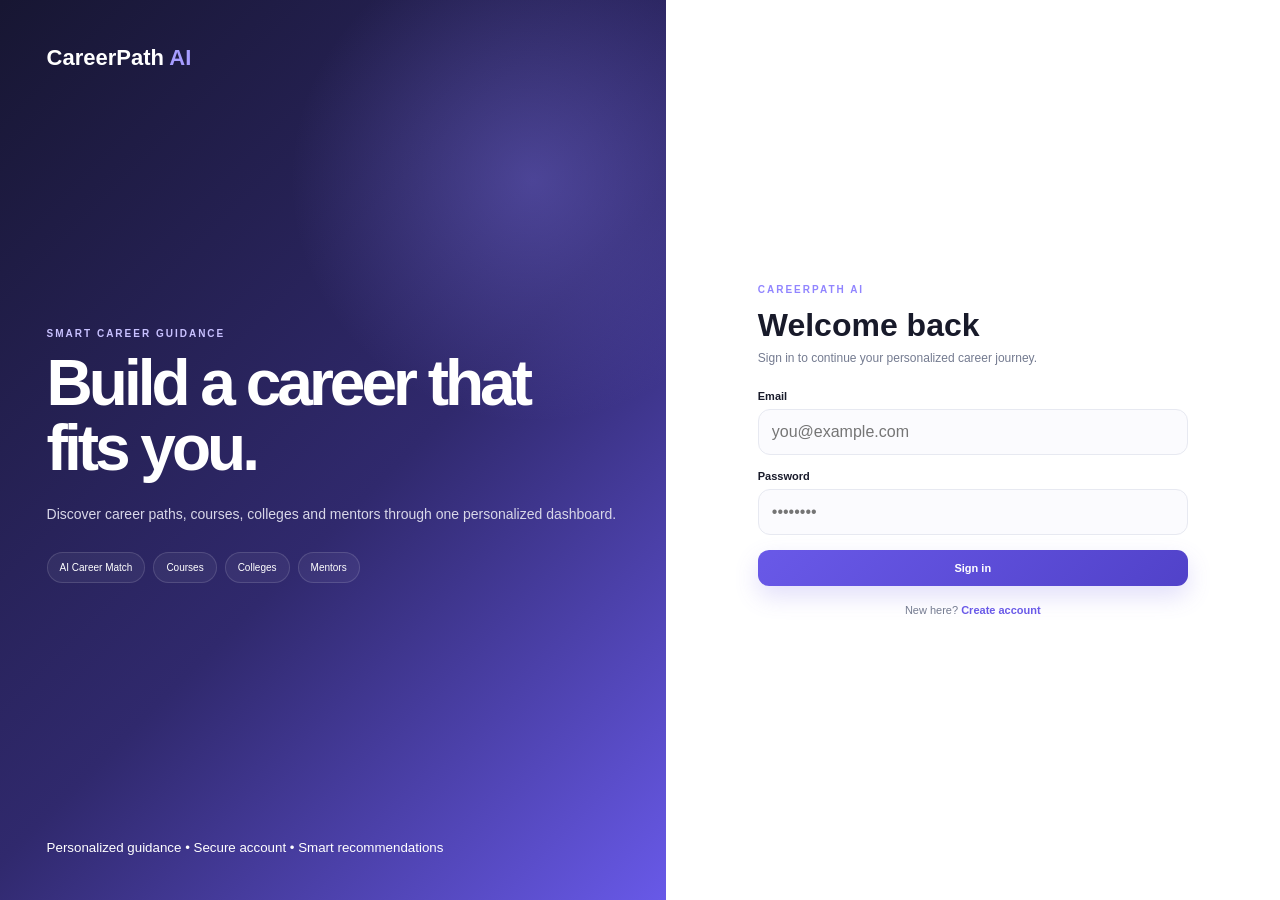
<file: Frontend/index.html>
<!doctype html>
<html lang="en">
<head>
<meta charset="utf-8"><meta name="viewport" content="width=device-width,initial-scale=1">
<title>CareerPath AI</title>
<link rel="stylesheet" href="css/style.css">
<script>
if(location.protocol==="file:") location.replace("http://localhost:5050/");
</script>
</head>
<body>
<div id="auth" class="auth">
<section class="auth-left">
<div class="logo">CareerPath <span>AI</span></div>
<div class="auth-copy"><div class="eyebrow">SMART CAREER GUIDANCE</div><h1>Build a career that fits you.</h1><p>Discover career paths, courses, colleges and mentors through one personalized dashboard.</p><div class="pills"><span>AI Career Match</span><span>Courses</span><span>Colleges</span><span>Mentors</span></div></div>
<small>Personalized guidance • Secure account • Smart recommendations</small>
</section>
<section class="auth-right"><div class="auth-box">
<div class="eyebrow">CAREERPATH AI</div><h2 id="authTitle">Welcome back</h2><p id="authSub">Sign in to continue your personalized career journey.</p>
<div id="authMsg" class="msg hidden"></div>
<form id="loginForm"><div class="field"><label>Email</label><input id="loginEmail" type="email" required placeholder="you@example.com"></div><div class="field"><label>Password</label><input id="loginPassword" type="password" required placeholder="••••••••"></div><button class="btn btn-primary">Sign in</button><div class="switch">New here? <a id="loginSwitch">Create account</a></div></form>
<form id="registerForm" class="hidden"><div class="field"><label>Full name</label><input id="regName" required placeholder="Your name"></div><div class="field"><label>Email</label><input id="regEmail" type="email" required placeholder="you@example.com"></div><div class="field"><label>Password</label><input id="regPassword" type="password" minlength="6" required placeholder="Minimum 6 characters"></div><button class="btn btn-primary">Create account</button><div class="switch">Already have an account? <a id="registerSwitch">Sign in</a></div></form>
</div></section>
</div>

<div id="app" class="app hidden">
<aside class="side"><div class="logo">CareerPath <span>AI</span></div><div class="mini"><div class="avatar" id="avatar">U</div><div><strong id="userName">Student</strong><small>Career Explorer</small></div></div>
<nav class="nav">
<button data-section="dashboard" class="active"><span>⌂</span>Dashboard</button>
<button data-section="profile"><span>◉</span>My Profile</button>
<button data-section="careers"><span>✦</span>AI Careers</button>
<button data-section="courses"><span>▣</span>Courses</button>
<button data-section="colleges"><span>🎓</span>Colleges</button>
<button data-section="mentors"><span>♙</span>Mentors</button>
<button data-section="notifications"><span>♢</span>Notifications</button>
</nav><button id="logout" class="btn btn-light logout">Log out</button></aside>
<main class="main"><header class="top"><div><small>CAREER GUIDANCE PORTAL</small><h2 id="pageTitle">Dashboard</h2></div><div class="avatar" id="topAvatar">CP</div></header><div class="content">
<section id="section-dashboard" class="section"><div class="hero"><div><div class="eyebrow">YOUR NEXT STEP</div><h1>Welcome, <span id="welcomeName">there</span>.</h1><p id="profileHint">Complete your profile for better AI matches.</p><button class="btn btn-light" onclick="nav('careers')">Explore careers</button></div><div class="orb"><div>✦</div></div></div>
<div class="stats"><div class="stat"><small>Profile completion</small><strong id="completion">0%</strong><div style="height:5px;background:#eee;border-radius:5px"><i id="completionBar" style="display:block;width:0;height:100%;background:#6959e8;border-radius:5px"></i></div></div><div class="stat"><small>Career paths</small><strong>AI</strong><small>Personalized</small></div><div class="stat"><small>Learning</small><strong>5+</strong><small>Courses available</small></div><div class="stat"><small>Mentors</small><strong>3</strong><small>Experts available</small></div></div>
<div class="section-title"><h3>What you can explore</h3></div><div class="grid"><article class="card"><div class="icon">✦</div><h4>AI Career Match</h4><p class="muted">Get career recommendations based on your skills, interests and goals.</p><button class="btn btn-light" onclick="nav('careers')">Explore</button></article><article class="card"><div class="icon">📚</div><h4>Courses</h4><p class="muted">Find practical courses to build the skills your target career needs.</p><button class="btn btn-light" onclick="nav('courses')">Browse</button></article><article class="card"><div class="icon">♙</div><h4>Mentors</h4><p class="muted">Connect with professionals for guidance and career conversations.</p><button class="btn btn-light" onclick="nav('mentors')">Meet mentors</button></article></div></section>

<section id="section-profile" class="section hidden"><div class="page-title"><h1>My Profile</h1><p>Keep your career profile updated for better recommendations.</p></div><form id="profileForm" class="panel form"><div class="form-grid">
<div class="field"><label>Name</label><input id="p_name"></div><div class="field"><label>Education</label><input id="p_education"></div><div class="field"><label>College</label><input id="p_college"></div><div class="field"><label>Preferred location</label><input id="p_preferredLocation"></div><div class="field full"><label>Skills</label><textarea id="p_skills" rows="3" placeholder="Python, Java, SQL..."></textarea></div><div class="field full"><label>Interests</label><textarea id="p_interests" rows="3"></textarea></div><div class="field full"><label>Career goal</label><textarea id="p_careerGoal" rows="3"></textarea></div></div><button class="btn btn-primary">Save profile</button></form></section>

<section id="section-careers" class="section hidden"><div class="page-title"><h1>AI Career Match</h1><p>Recommendations generated from your profile.</p></div><div id="careerGrid" class="grid"></div></section>
<section id="section-courses" class="section hidden"><div class="page-title"><h1>Courses</h1><p>Learning paths to help you grow.</p></div><div id="courseGrid" class="grid"></div></section>
<section id="section-colleges" class="section hidden"><div class="page-title"><h1>Colleges</h1><p>Explore institutions and programs.</p></div><div id="collegeGrid" class="grid"></div></section>
<section id="section-mentors" class="section hidden"><div class="page-title"><h1>Mentors</h1><p>Connect with available career professionals.</p></div><div id="mentorGrid" class="grid"></div></section>
<section id="section-notifications" class="section hidden"><div class="page-title"><h1>Notifications</h1><p>Your latest account and mentor updates.</p></div><div id="notificationList" class="grid"></div></section>
</div></main></div>
<script src="js/api.js"></script><script src="js/app.js"></script>
</body></html>
</file>
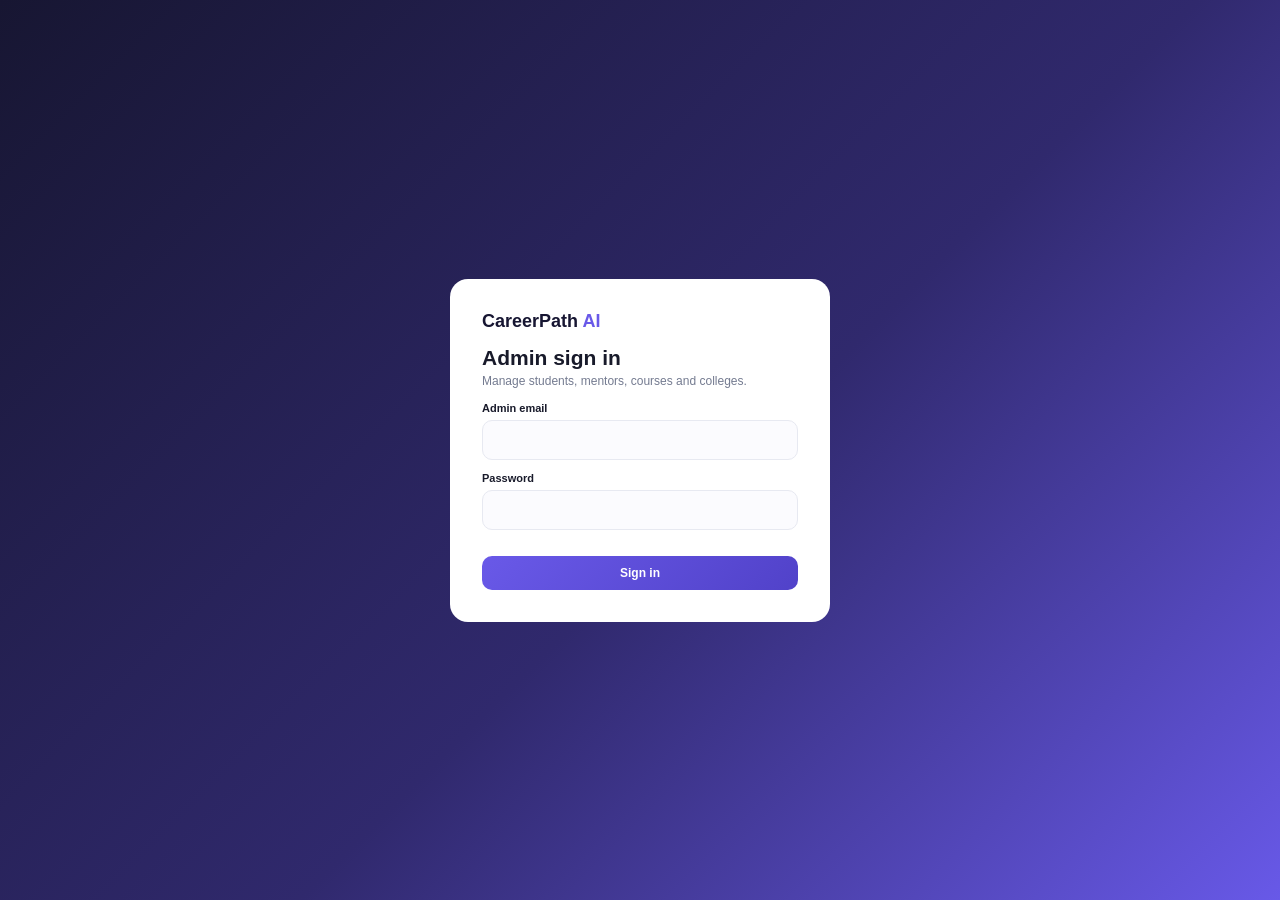
<file: Frontend/admin.html>
<!doctype html>
<html lang="en">
<head>
<meta charset="utf-8">
<meta name="viewport" content="width=device-width,initial-scale=1">
<title>Admin — CareerPath AI</title>
<style>
:root{--bg:#f6f7fb;--card:#fff;--text:#181a2a;--muted:#747b90;--line:#e7e9f1;--p:#6959e8;--p2:#5142c9;--dark:#171632}
*{box-sizing:border-box}body{margin:0;font:14px Inter,"Segoe UI",Arial,sans-serif;background:var(--bg);color:var(--text)}
.hidden{display:none!important}
#loginView{min-height:100vh;display:grid;place-items:center;background:linear-gradient(135deg,#171632,#30296d 55%,#6859e8)}
.box{background:#fff;padding:32px;border-radius:18px;width:min(380px,92vw)}
.box h2{margin:0 0 4px}.sub{color:var(--muted);font-size:12px;margin:0 0 14px}
label{display:block;font-size:11px;font-weight:800;margin:12px 0 6px}
input,textarea,select{width:100%;padding:11px;border:1px solid var(--line);border-radius:10px;background:#fbfbfe;font:inherit}
input:focus,textarea:focus,select:focus{outline:2px solid #8175ef55;border-color:#8175ef}
textarea{min-height:80px}
.btn{border:0;border-radius:10px;padding:10px 14px;font-weight:800;font-size:12px;cursor:pointer;background:#f0efff;color:#5951dc}
.btn.p{color:#fff;background:linear-gradient(135deg,var(--p),var(--p2))}
.btn.d{background:#fff0f3;color:#b62c48}.btn.g{background:#ebfbf5;color:#16835f}
.box .btn{width:100%;margin-top:16px}
.err{color:#b62c48;font-size:12px;margin-top:10px}
#appView{display:grid;grid-template-columns:230px 1fr;min-height:100vh}
aside{background:var(--dark);color:#fff;padding:22px 14px}
.logo{font-weight:900;font-size:18px;margin:0 8px 4px}.logo span{color:#a69cff}
.tag{font-size:11px;color:#9b98c4;margin:0 8px 20px}
aside button{display:block;width:100%;text-align:left;background:0;border:0;color:#c8c6e6;padding:11px 12px;border-radius:10px;font:inherit;cursor:pointer}
aside button.on,aside button:hover{background:#ffffff18;color:#fff}
main{padding:28px;overflow:auto}
.head{display:flex;justify-content:space-between;align-items:center;margin-bottom:18px;gap:10px}.head h2{margin:0}
.grid{display:grid;grid-template-columns:repeat(auto-fit,minmax(150px,1fr));gap:14px;margin-bottom:18px}
.stat,.panel{background:var(--card);border:1px solid var(--line);border-radius:14px;padding:16px}
.stat b{font-size:28px;display:block}.stat span{color:var(--muted);font-size:12px}
.panel h3{margin:0 0 14px;font-size:14px}
table{width:100%;border-collapse:collapse}
th,td{text-align:left;padding:10px;border-bottom:1px solid var(--line);font-size:13px;vertical-align:top}
th{color:var(--muted);font-size:11px;font-weight:700}
.wrap{overflow:auto}
.bars{display:flex;gap:10px;align-items:flex-end;height:150px}
.bars div{flex:1;text-align:center;font-size:11px;color:var(--muted)}
.bars i{display:block;background:var(--p);border-radius:6px 6px 0 0;min-height:3px;margin-bottom:4px}
.badge{padding:3px 9px;border-radius:20px;font-size:11px;font-weight:800;background:#f3f3f8}
.badge.Approved{background:#ebfbf5;color:#16835f}.badge.Rejected{background:#fff0f3;color:#b62c48}.badge.Pending{background:#fff7e6;color:#a86b00}
#modal{position:fixed;inset:0;background:#0007;display:grid;place-items:center;z-index:9}
.mbox{background:#fff;border-radius:16px;padding:24px;width:min(480px,94vw);max-height:90vh;overflow:auto}
.mbox h3{margin:0 0 6px}.chk{display:flex;gap:8px;align-items:center}.chk input{width:auto}
.toast{position:fixed;right:20px;bottom:20px;background:#191b2e;color:#fff;padding:12px 16px;border-radius:10px;font-size:12px;z-index:99}
@media(max-width:760px){#appView{grid-template-columns:1fr}aside{display:flex;flex-wrap:wrap;gap:4px}main{padding:16px}}
</style>
</head>
<body>
<div id="loginView">
  <form class="box" id="loginForm">
    <div class="logo" style="color:#171632;margin:0 0 14px">CareerPath <span style="color:#6959e8">AI</span></div>
    <h2>Admin sign in</h2>
    <p class="sub">Manage students, mentors, courses and colleges.</p>
    <label for="em">Admin email</label><input id="em" type="email" required autocomplete="username">
    <label for="pw">Password</label><input id="pw" type="password" required autocomplete="current-password">
    <div id="err" class="err"></div>
    <button class="btn p">Sign in</button>
  </form>
</div>

<div id="appView" class="hidden">
  <aside>
    <div class="logo">CareerPath <span>AI</span></div>
    <div class="tag">Admin portal</div>
    <div id="nav"></div>
    <button data-act="logout" style="margin-top:18px">Log out</button>
  </aside>
  <main id="content"></main>
</div>

<div id="modal" class="hidden"></div>
<script src="js/admin.js"></script>
</body>
</html>
</file>
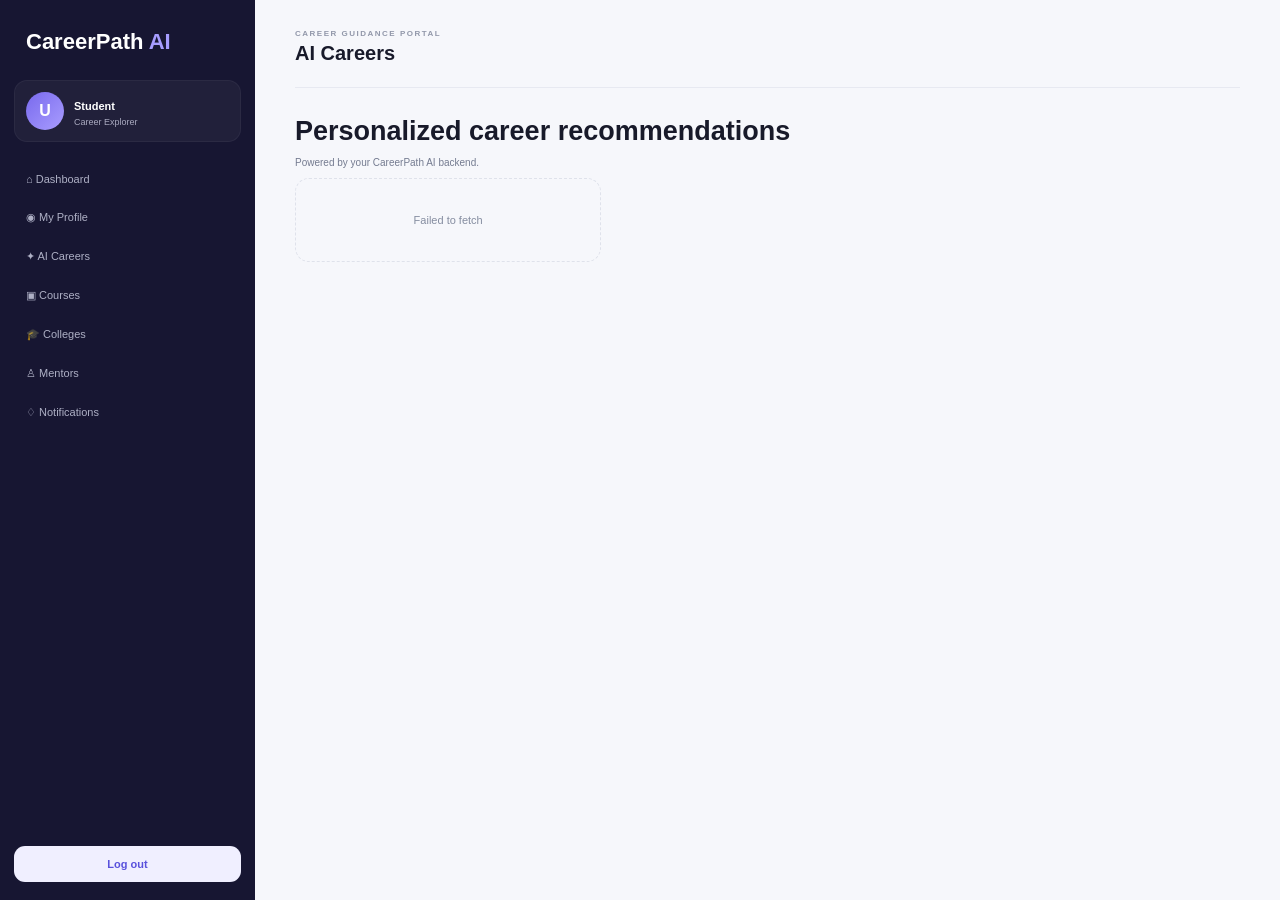
<file: Frontend/careers.html>
<!doctype html>
<html lang="en">
<head>
<meta charset="utf-8">
<meta name="viewport" content="width=device-width,initial-scale=1">
<title>AI Careers — CareerPath AI</title>
<link rel="stylesheet" href="css/style.css">
<script>
if(location.protocol==="file:") location.replace("http://localhost:5050/");
</script>
</head>
<body>

<div id="app" class="app">
<aside class="side">
  <div class="logo">CareerPath <span>AI</span></div>
  <div class="mini"><div class="avatar" id="avatar">U</div><div><strong id="userName">Student</strong><small>Career Explorer</small></div></div>
  <nav class="nav">
    <button onclick="location.href='dashboard.html'">⌂ Dashboard</button>
    <button onclick="location.href='profile.html'">◉ My Profile</button>
    <button onclick="location.href='careers.html'">✦ AI Careers</button>
    <button onclick="location.href='courses.html'">▣ Courses</button>
    <button onclick="location.href='colleges.html'">🎓 Colleges</button>
    <button onclick="location.href='mentors.html'">♙ Mentors</button>
    <button onclick="location.href='notifications.html'">♢ Notifications</button>
  </nav>
  <button id="logout" class="btn btn-light logout">Log out</button>
</aside>
<main class="main">
<header class="top"><div><small>CAREER GUIDANCE PORTAL</small><h2>AI Careers</h2></div></header>
<div class="content">
  <div class="page-title"><h1>Personalized career recommendations</h1><p>Powered by your CareerPath AI backend.</p></div>
  <div id="careersContent" class="grid"><div class="empty">Loading...</div></div>
</div>
</main>
</div>
<script src="js/api.js"></script>
<script src="js/app.js"></script>
<script src="js/careers.js"></script>
</body>
</html>
</file>
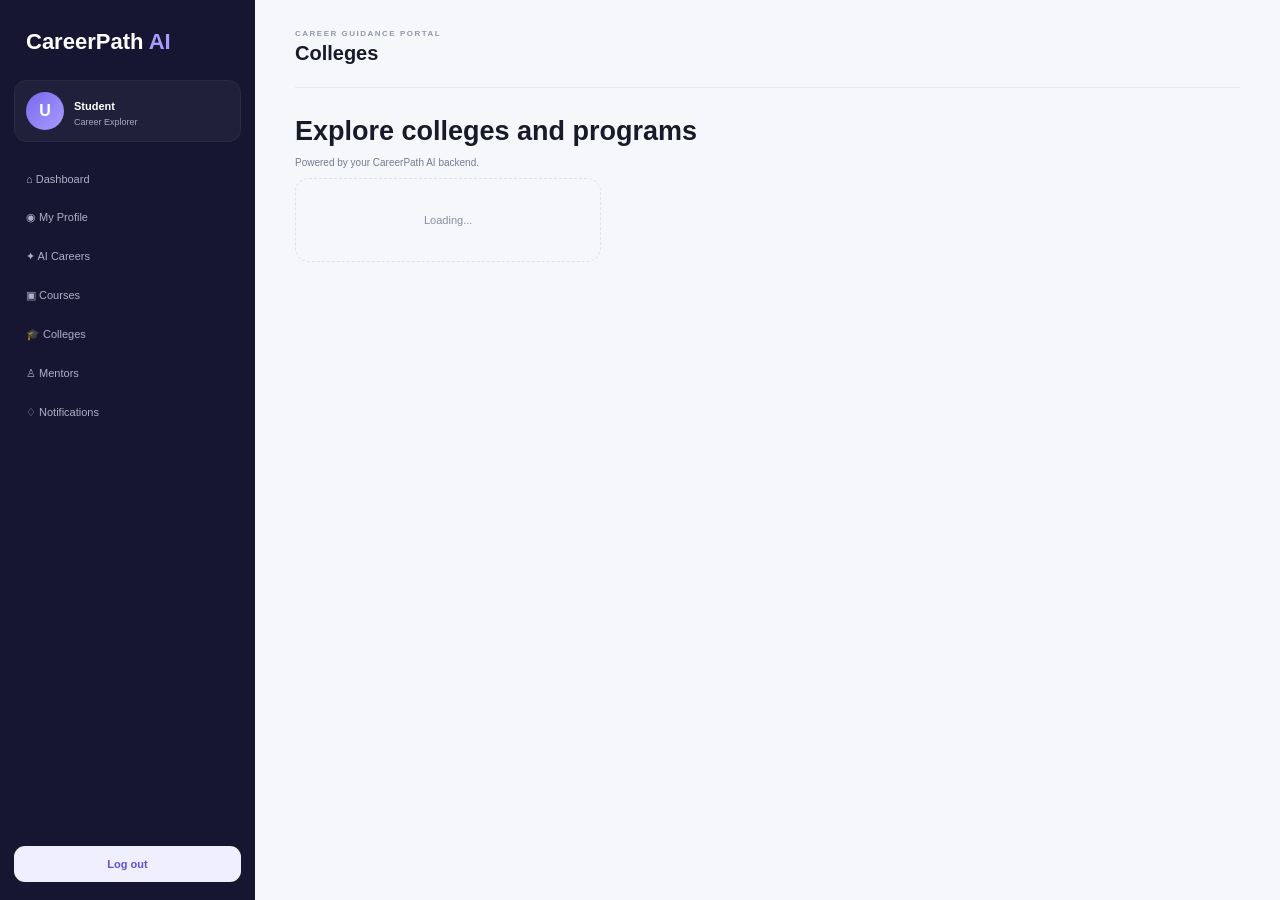
<file: Frontend/colleges.html>
<!doctype html>
<html lang="en">
<head>
<meta charset="utf-8">
<meta name="viewport" content="width=device-width,initial-scale=1">
<title>Colleges — CareerPath AI</title>
<link rel="stylesheet" href="css/style.css">
<script>
if(location.protocol==="file:") location.replace("http://localhost:5050/");
</script>
</head>
<body>

<div id="app" class="app">
<aside class="side">
  <div class="logo">CareerPath <span>AI</span></div>
  <div class="mini"><div class="avatar" id="avatar">U</div><div><strong id="userName">Student</strong><small>Career Explorer</small></div></div>
  <nav class="nav">
    <button onclick="location.href='dashboard.html'">⌂ Dashboard</button>
    <button onclick="location.href='profile.html'">◉ My Profile</button>
    <button onclick="location.href='careers.html'">✦ AI Careers</button>
    <button onclick="location.href='courses.html'">▣ Courses</button>
    <button onclick="location.href='colleges.html'">🎓 Colleges</button>
    <button onclick="location.href='mentors.html'">♙ Mentors</button>
    <button onclick="location.href='notifications.html'">♢ Notifications</button>
  </nav>
  <button id="logout" class="btn btn-light logout">Log out</button>
</aside>
<main class="main">
<header class="top"><div><small>CAREER GUIDANCE PORTAL</small><h2>Colleges</h2></div></header>
<div class="content">
  <div class="page-title"><h1>Explore colleges and programs</h1><p>Powered by your CareerPath AI backend.</p></div>
  <div id="collegesContent" class="grid"><div class="empty">Loading...</div></div>
</div>
</main>
</div>
<script src="js/api.js"></script>
<script src="js/app.js"></script>
<script src="js/colleges.js"></script>
</body>
</html>
</file>
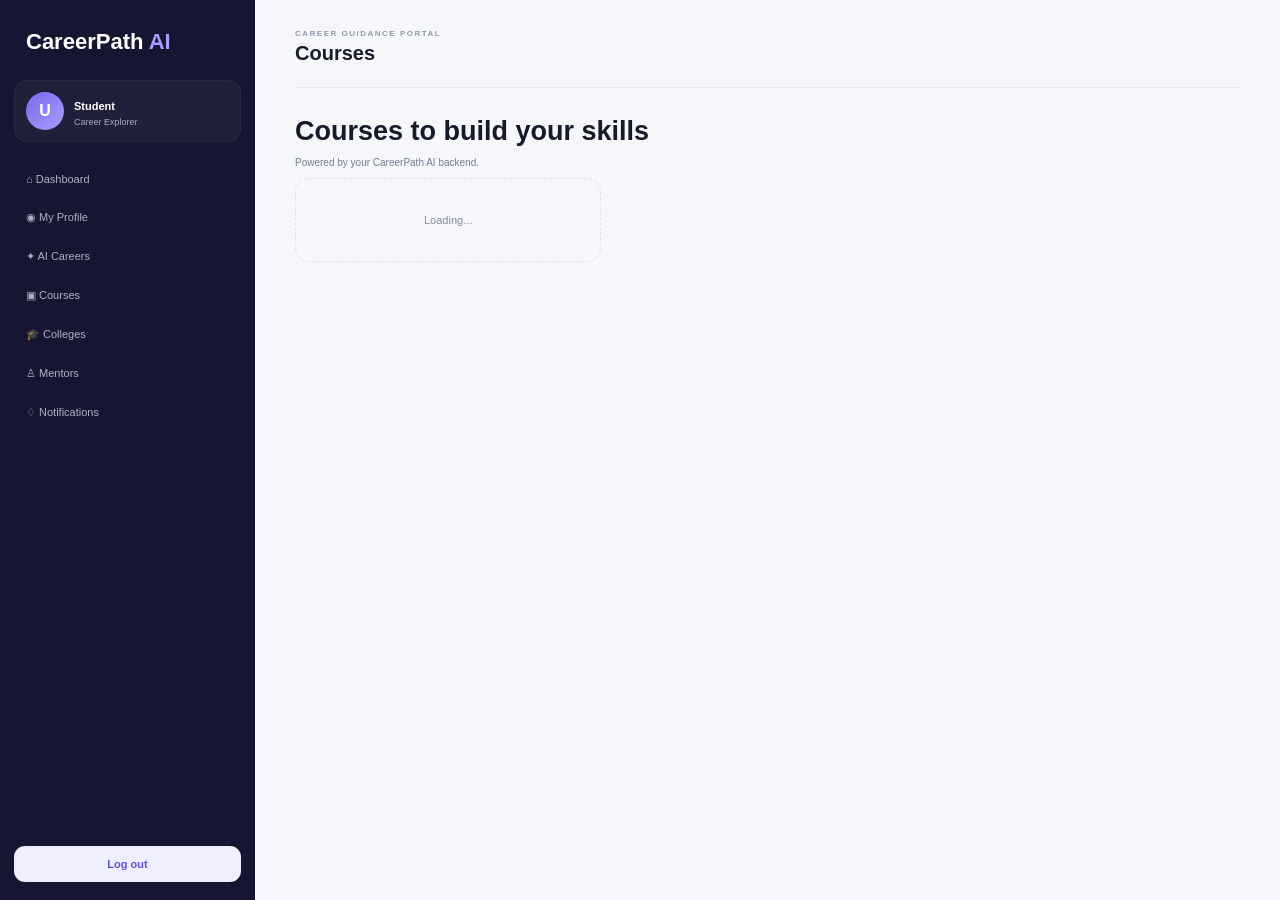
<file: Frontend/courses.html>
<!doctype html>
<html lang="en">
<head>
<meta charset="utf-8">
<meta name="viewport" content="width=device-width,initial-scale=1">
<title>Courses — CareerPath AI</title>
<link rel="stylesheet" href="css/style.css">
<script>
if(location.protocol==="file:") location.replace("http://localhost:5050/");
</script>
</head>
<body>

<div id="app" class="app">
<aside class="side">
  <div class="logo">CareerPath <span>AI</span></div>
  <div class="mini"><div class="avatar" id="avatar">U</div><div><strong id="userName">Student</strong><small>Career Explorer</small></div></div>
  <nav class="nav">
    <button onclick="location.href='dashboard.html'">⌂ Dashboard</button>
    <button onclick="location.href='profile.html'">◉ My Profile</button>
    <button onclick="location.href='careers.html'">✦ AI Careers</button>
    <button onclick="location.href='courses.html'">▣ Courses</button>
    <button onclick="location.href='colleges.html'">🎓 Colleges</button>
    <button onclick="location.href='mentors.html'">♙ Mentors</button>
    <button onclick="location.href='notifications.html'">♢ Notifications</button>
  </nav>
  <button id="logout" class="btn btn-light logout">Log out</button>
</aside>
<main class="main">
<header class="top"><div><small>CAREER GUIDANCE PORTAL</small><h2>Courses</h2></div></header>
<div class="content">
  <div class="page-title"><h1>Courses to build your skills</h1><p>Powered by your CareerPath AI backend.</p></div>
  <div id="coursesContent" class="grid"><div class="empty">Loading...</div></div>
</div>
</main>
</div>
<script src="js/api.js"></script>
<script src="js/app.js"></script>
<script src="js/courses.js"></script>
</body>
</html>
</file>
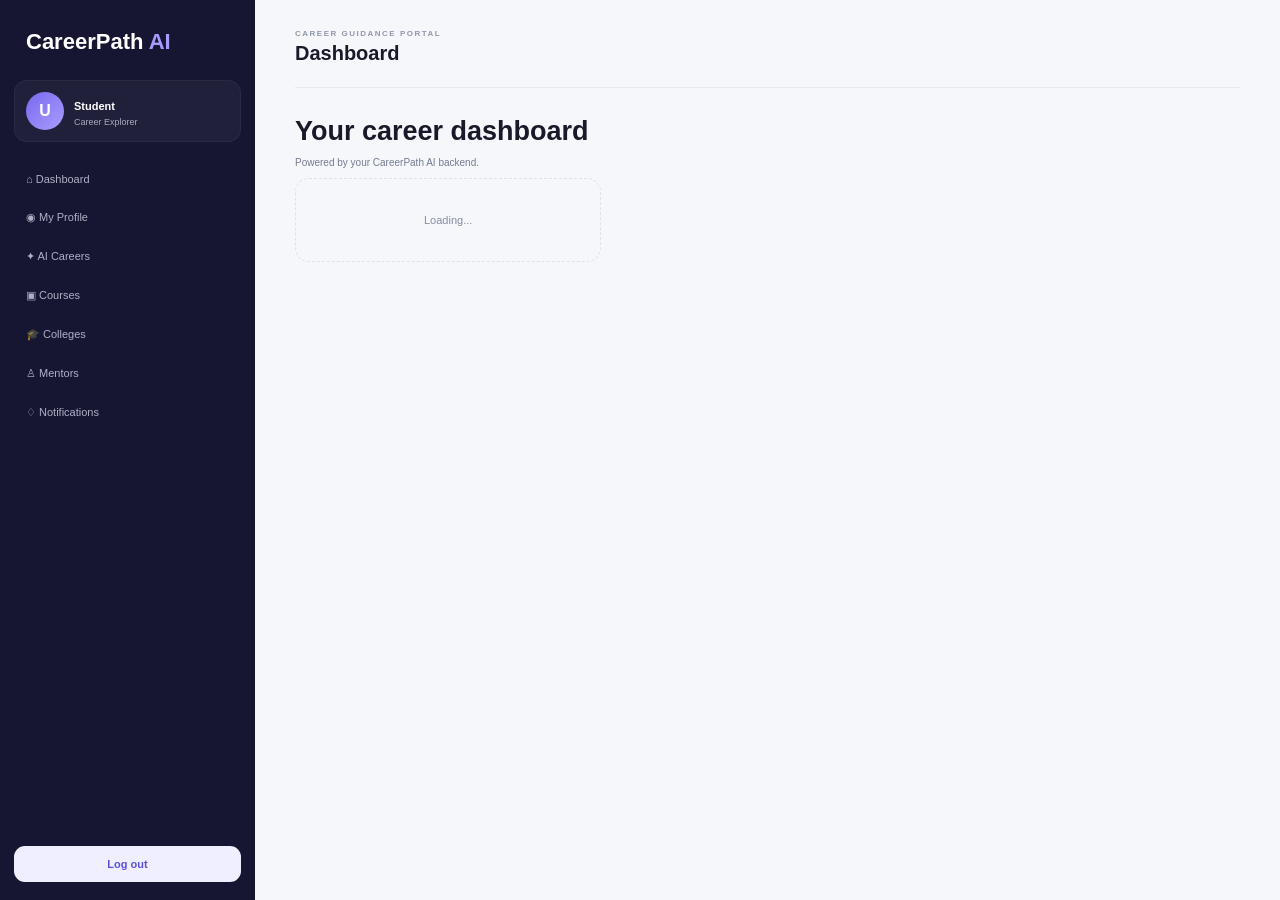
<file: Frontend/dashboard.html>
<!doctype html>
<html lang="en">
<head>
<meta charset="utf-8">
<meta name="viewport" content="width=device-width,initial-scale=1">
<title>Dashboard — CareerPath AI</title>
<link rel="stylesheet" href="css/style.css">
<script>
if(location.protocol==="file:") location.replace("http://localhost:5050/");
</script>
</head>
<body>

<div id="app" class="app">
<aside class="side">
  <div class="logo">CareerPath <span>AI</span></div>
  <div class="mini"><div class="avatar" id="avatar">U</div><div><strong id="userName">Student</strong><small>Career Explorer</small></div></div>
  <nav class="nav">
    <button onclick="location.href='dashboard.html'">⌂ Dashboard</button>
    <button onclick="location.href='profile.html'">◉ My Profile</button>
    <button onclick="location.href='careers.html'">✦ AI Careers</button>
    <button onclick="location.href='courses.html'">▣ Courses</button>
    <button onclick="location.href='colleges.html'">🎓 Colleges</button>
    <button onclick="location.href='mentors.html'">♙ Mentors</button>
    <button onclick="location.href='notifications.html'">♢ Notifications</button>
  </nav>
  <button id="logout" class="btn btn-light logout">Log out</button>
</aside>
<main class="main">
<header class="top"><div><small>CAREER GUIDANCE PORTAL</small><h2>Dashboard</h2></div></header>
<div class="content">
  <div class="page-title"><h1>Your career dashboard</h1><p>Powered by your CareerPath AI backend.</p></div>
  <div id="dashboardContent" class="grid"><div class="empty">Loading...</div></div>
</div>
</main>
</div>
<script src="js/api.js"></script>
<script src="js/app.js"></script>
<script src="js/dashboard.js"></script>
</body>
</html>
</file>
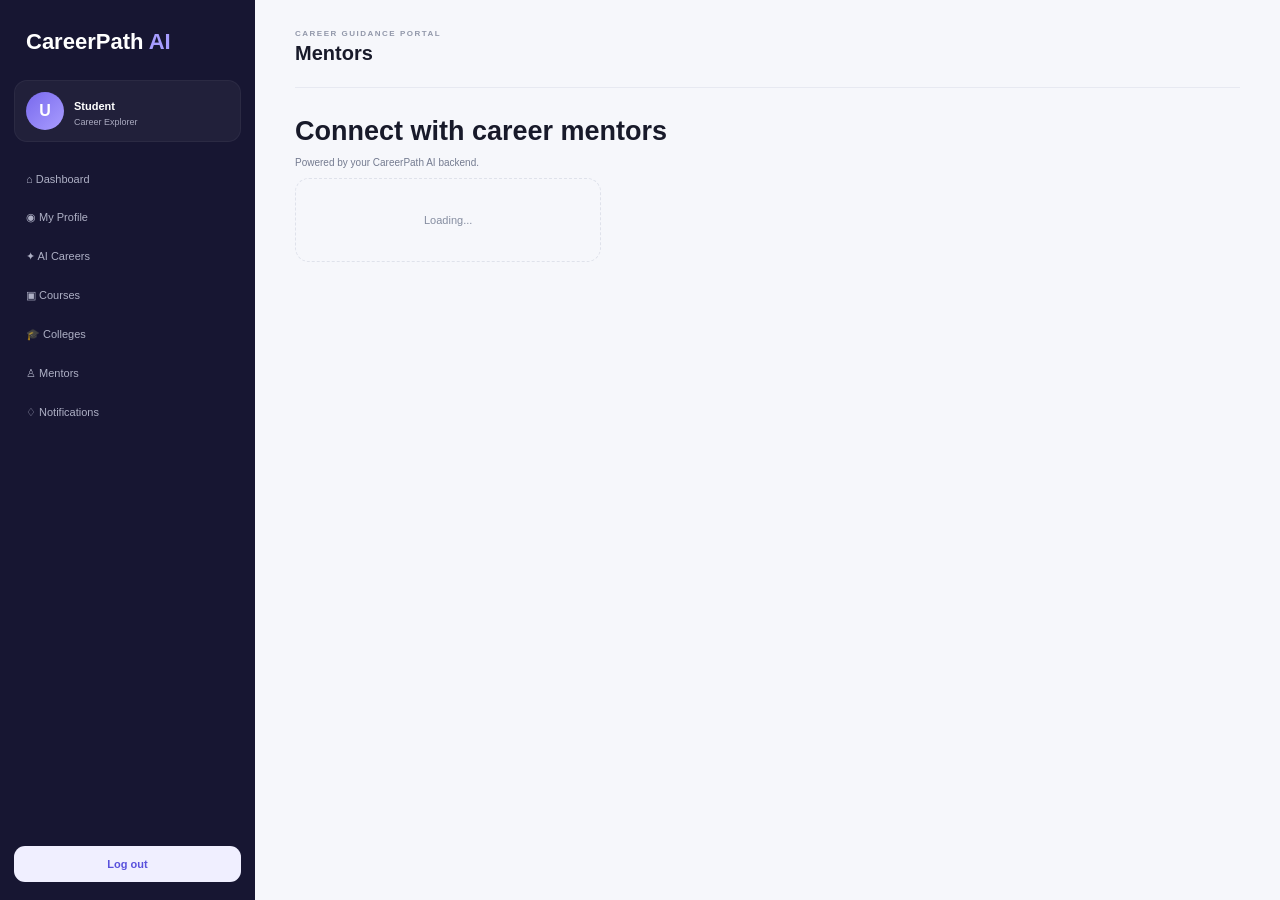
<file: Frontend/mentors.html>
<!doctype html>
<html lang="en">
<head>
<meta charset="utf-8">
<meta name="viewport" content="width=device-width,initial-scale=1">
<title>Mentors — CareerPath AI</title>
<link rel="stylesheet" href="css/style.css">
<script>
if(location.protocol==="file:") location.replace("http://localhost:5050/");
</script>
</head>
<body>

<div id="app" class="app">
<aside class="side">
  <div class="logo">CareerPath <span>AI</span></div>
  <div class="mini"><div class="avatar" id="avatar">U</div><div><strong id="userName">Student</strong><small>Career Explorer</small></div></div>
  <nav class="nav">
    <button onclick="location.href='dashboard.html'">⌂ Dashboard</button>
    <button onclick="location.href='profile.html'">◉ My Profile</button>
    <button onclick="location.href='careers.html'">✦ AI Careers</button>
    <button onclick="location.href='courses.html'">▣ Courses</button>
    <button onclick="location.href='colleges.html'">🎓 Colleges</button>
    <button onclick="location.href='mentors.html'">♙ Mentors</button>
    <button onclick="location.href='notifications.html'">♢ Notifications</button>
  </nav>
  <button id="logout" class="btn btn-light logout">Log out</button>
</aside>
<main class="main">
<header class="top"><div><small>CAREER GUIDANCE PORTAL</small><h2>Mentors</h2></div></header>
<div class="content">
  <div class="page-title"><h1>Connect with career mentors</h1><p>Powered by your CareerPath AI backend.</p></div>
  <div id="mentorsContent" class="grid"><div class="empty">Loading...</div></div>
</div>
</main>
</div>
<script src="js/api.js"></script>
<script src="js/app.js"></script>
<script src="js/mentors.js"></script>
</body>
</html>
</file>
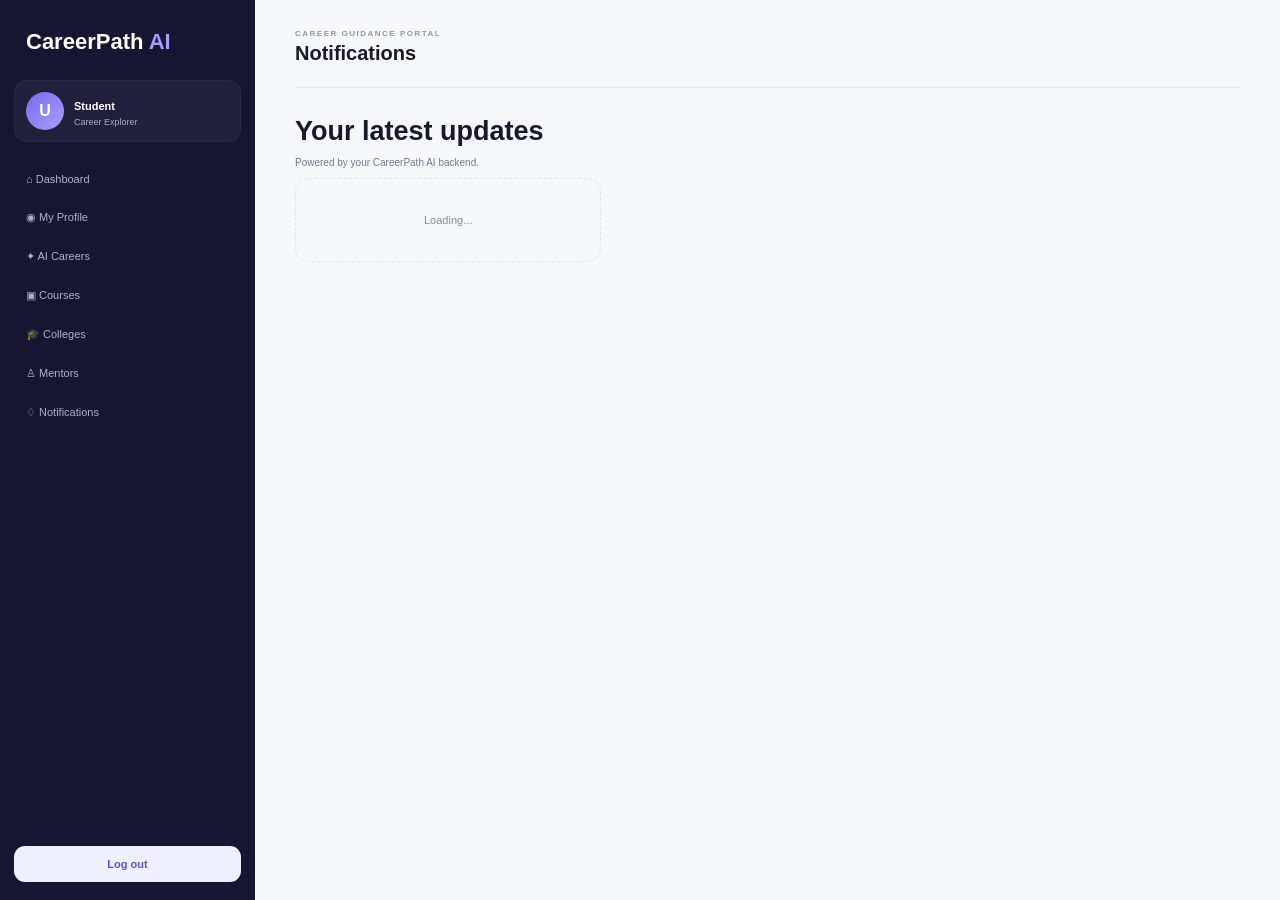
<file: Frontend/notifications.html>
<!doctype html>
<html lang="en">
<head>
<meta charset="utf-8">
<meta name="viewport" content="width=device-width,initial-scale=1">
<title>Notifications — CareerPath AI</title>
<link rel="stylesheet" href="css/style.css">
<script>
if(location.protocol==="file:") location.replace("http://localhost:5050/");
</script>
</head>
<body>

<div id="app" class="app">
<aside class="side">
  <div class="logo">CareerPath <span>AI</span></div>
  <div class="mini"><div class="avatar" id="avatar">U</div><div><strong id="userName">Student</strong><small>Career Explorer</small></div></div>
  <nav class="nav">
    <button onclick="location.href='dashboard.html'">⌂ Dashboard</button>
    <button onclick="location.href='profile.html'">◉ My Profile</button>
    <button onclick="location.href='careers.html'">✦ AI Careers</button>
    <button onclick="location.href='courses.html'">▣ Courses</button>
    <button onclick="location.href='colleges.html'">🎓 Colleges</button>
    <button onclick="location.href='mentors.html'">♙ Mentors</button>
    <button onclick="location.href='notifications.html'">♢ Notifications</button>
  </nav>
  <button id="logout" class="btn btn-light logout">Log out</button>
</aside>
<main class="main">
<header class="top"><div><small>CAREER GUIDANCE PORTAL</small><h2>Notifications</h2></div></header>
<div class="content">
  <div class="page-title"><h1>Your latest updates</h1><p>Powered by your CareerPath AI backend.</p></div>
  <div id="notificationsContent" class="grid"><div class="empty">Loading...</div></div>
</div>
</main>
</div>
<script src="js/api.js"></script>
<script src="js/app.js"></script>
<script src="js/notifications.js"></script>
</body>
</html>
</file>
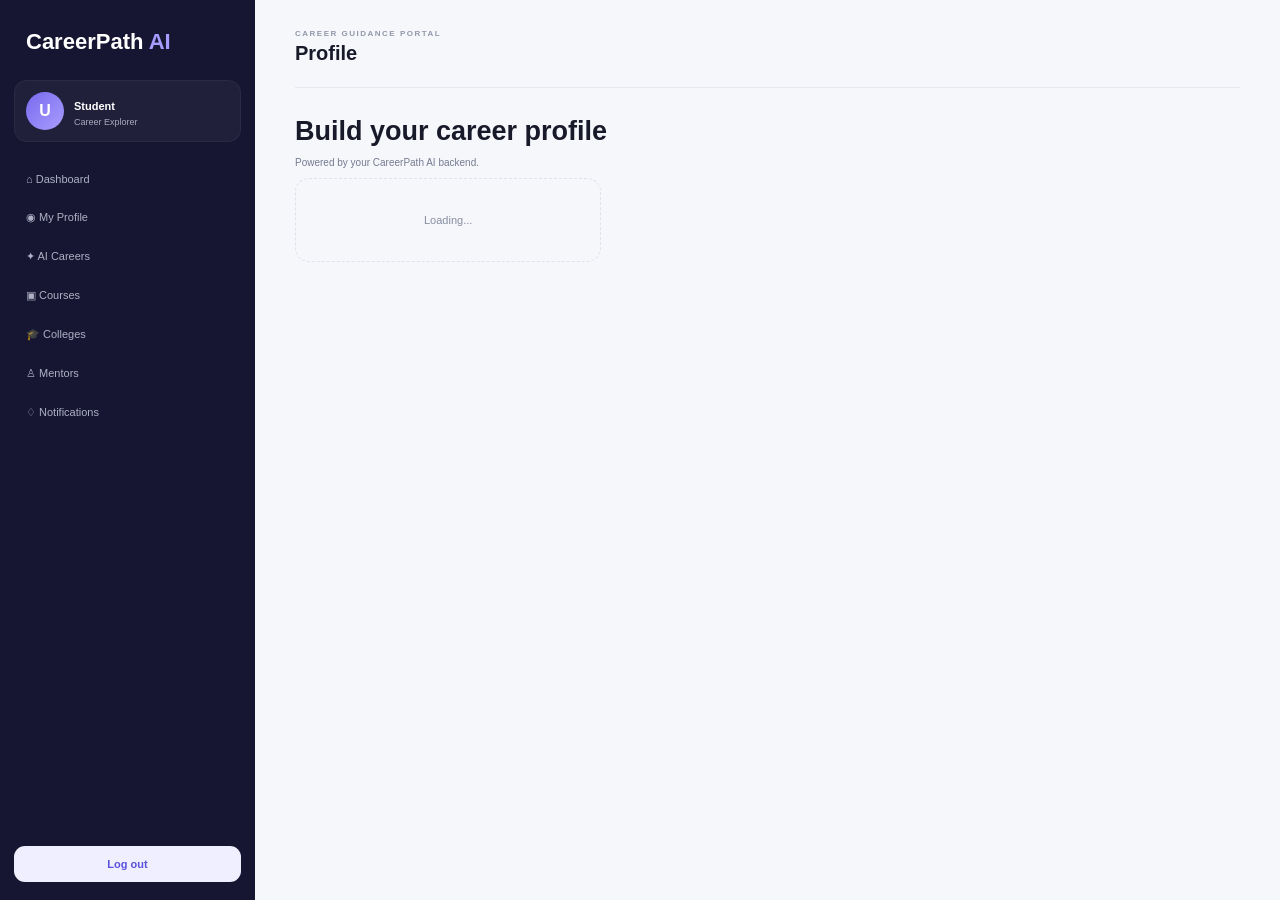
<file: Frontend/profile.html>
<!doctype html>
<html lang="en">
<head>
<meta charset="utf-8">
<meta name="viewport" content="width=device-width,initial-scale=1">
<title>Profile — CareerPath AI</title>
<link rel="stylesheet" href="css/style.css">
<script>
if(location.protocol==="file:") location.replace("http://localhost:5050/");
</script>
</head>
<body>

<div id="app" class="app">
<aside class="side">
  <div class="logo">CareerPath <span>AI</span></div>
  <div class="mini"><div class="avatar" id="avatar">U</div><div><strong id="userName">Student</strong><small>Career Explorer</small></div></div>
  <nav class="nav">
    <button onclick="location.href='dashboard.html'">⌂ Dashboard</button>
    <button onclick="location.href='profile.html'">◉ My Profile</button>
    <button onclick="location.href='careers.html'">✦ AI Careers</button>
    <button onclick="location.href='courses.html'">▣ Courses</button>
    <button onclick="location.href='colleges.html'">🎓 Colleges</button>
    <button onclick="location.href='mentors.html'">♙ Mentors</button>
    <button onclick="location.href='notifications.html'">♢ Notifications</button>
  </nav>
  <button id="logout" class="btn btn-light logout">Log out</button>
</aside>
<main class="main">
<header class="top"><div><small>CAREER GUIDANCE PORTAL</small><h2>Profile</h2></div></header>
<div class="content">
  <div class="page-title"><h1>Build your career profile</h1><p>Powered by your CareerPath AI backend.</p></div>
  <div id="profileContent" class="grid"><div class="empty">Loading...</div></div>
</div>
</main>
</div>
<script src="js/api.js"></script>
<script src="js/app.js"></script>
<script src="js/profile.js"></script>
</body>
</html>
</file>
<file: Frontend/css/style.css>
:root{--bg:#f6f7fb;--card:#fff;--text:#181a2a;--muted:#747b90;--line:#e7e9f1;--primary:#6959e8;--primary2:#5142c9;--dark:#171632;--green:#20b486;--danger:#ef5b78;--shadow:0 16px 45px rgba(28,25,67,.08)}
*{box-sizing:border-box}body{margin:0;font-family:Inter,Segoe UI,Arial,sans-serif;background:var(--bg);color:var(--text)}button,input,textarea,select{font:inherit}button{cursor:pointer}.hidden{display:none!important}
.auth{min-height:100vh;display:grid;grid-template-columns:52% 48%;background:#fff}.auth-left{padding:45px 7%;color:#fff;background:radial-gradient(circle at 80% 20%,#8d82ff55,transparent 27%),linear-gradient(135deg,#171632,#30296d 55%,#6859e8);display:flex;flex-direction:column;justify-content:space-between}.logo{font-size:22px;font-weight:900}.logo span{color:#a69cff}.auth-copy{max-width:620px}.eyebrow{font-size:10px;letter-spacing:2px;font-weight:900;color:#9185ff;margin-bottom:12px}.auth-left .eyebrow{color:#c8c1ff}.auth-copy h1{font-size:clamp(42px,5vw,68px);line-height:1.02;letter-spacing:-4px;margin:0 0 20px}.auth-copy p{color:#d8d7e8;line-height:1.8;font-size:14px}.pills{display:flex;gap:8px;flex-wrap:wrap;margin-top:25px}.pills span{font-size:10px;padding:9px 12px;border:1px solid #ffffff22;background:#ffffff0d;border-radius:30px}.auth-right{display:grid;place-items:center;padding:35px}.auth-box{width:min(430px,100%)}.auth-box h2{font-size:32px;margin:0 0 7px}.auth-box>p{color:var(--muted);font-size:12px;margin:0 0 25px}.field{margin-bottom:15px}.field label{display:block;font-size:11px;font-weight:800;margin-bottom:7px}.field input,.field textarea,.field select{width:100%;padding:13px;border:1px solid var(--line);border-radius:12px;outline:0;background:#fbfbfe}.field input:focus,.field textarea:focus,.field select:focus{border-color:#8175ef;box-shadow:0 0 0 4px #6959e812}.btn{border:0;border-radius:11px;padding:12px 16px;font-weight:800;font-size:11px}.btn-primary{color:#fff;background:linear-gradient(135deg,var(--primary),var(--primary2));box-shadow:0 10px 24px #6959e833}.btn-light{background:#f0efff;color:#5951dc}.btn-outline{background:#fff;border:1px solid var(--line);color:#596174}.auth-box .btn{width:100%}.switch{margin-top:18px;text-align:center;font-size:11px;color:var(--muted)}.switch a{color:var(--primary);font-weight:800;cursor:pointer}.msg{font-size:10px;margin:10px 0;padding:10px;border-radius:9px;background:#f7f7fb}.msg.error{color:#b62c48;background:#fff0f3}.msg.ok{color:#16835f;background:#ebfbf5}
.app{min-height:100vh}.side{position:fixed;left:0;top:0;bottom:0;width:255px;background:var(--dark);color:#fff;padding:25px 14px;z-index:10}.side .logo{padding:4px 12px 25px}.mini{display:flex;gap:10px;align-items:center;background:#ffffff0b;border:1px solid #ffffff0c;border-radius:13px;padding:11px;margin-bottom:20px}.avatar{width:38px;height:38px;border-radius:50%;display:grid;place-items:center;background:linear-gradient(135deg,#7869ed,#a99dff);font-weight:900}.mini strong{font-size:11px}.mini small{display:block;color:#aaaac0;font-size:9px;margin-top:3px}.nav{display:grid;gap:4px}.nav button{border:0;background:transparent;color:#aeb0c5;text-align:left;padding:11px 12px;border-radius:10px;font-size:11px}.nav button:hover,.nav button.active{color:#fff;background:#7669ed22}.nav button span{display:inline-block;width:24px}.logout{position:absolute;bottom:18px;left:14px;right:14px}.main{margin-left:255px;padding:0 40px 50px}.top{height:88px;border-bottom:1px solid var(--line);display:flex;align-items:center;justify-content:space-between}.top h2{margin:2px 0 0;font-size:20px}.top small{font-size:8px;letter-spacing:1.5px;color:#9298aa;font-weight:900}.content{padding-top:28px}.hero{border-radius:22px;padding:34px 38px;color:#fff;background:radial-gradient(circle at 84% 45%,#ffffff1f,transparent 20%),linear-gradient(120deg,#282451,#584bd6 60%,#7568ed);display:flex;justify-content:space-between;align-items:center;box-shadow:0 20px 45px #4437a322}.hero h1{font-size:32px;margin:0 0 7px;letter-spacing:-1px}.hero p{color:#dedcf0;font-size:11px;margin:0 0 20px}.orb{width:140px;height:140px;border-radius:50%;background:#ffffff0b;display:grid;place-items:center;border:1px solid #ffffff17}.orb div{width:78px;height:78px;border-radius:50%;display:grid;place-items:center;background:#ffffff18;font-size:23px;font-weight:900}.stats{display:grid;grid-template-columns:repeat(4,1fr);gap:13px;margin:16px 0 30px}.stat,.card,.panel{background:var(--card);border:1px solid var(--line);border-radius:15px;box-shadow:0 7px 25px #29255a08}.stat{padding:17px}.stat small{font-size:9px;color:var(--muted)}.stat strong{font-size:25px;display:block;margin:5px 0}.section-title{display:flex;justify-content:space-between;align-items:center;margin:25px 0 13px}.section-title h3{margin:0;font-size:16px}.grid{display:grid;grid-template-columns:repeat(3,1fr);gap:13px}.card{padding:19px;transition:.2s}.card:hover{transform:translateY(-2px);box-shadow:var(--shadow)}.icon{width:42px;height:42px;border-radius:12px;background:#f0efff;color:#5d54df;display:grid;place-items:center;font-size:18px;margin-bottom:12px}.card h4{margin:0 0 5px;font-size:13px}.muted{color:var(--muted);font-size:10px;line-height:1.65}.tags{display:flex;gap:5px;flex-wrap:wrap;margin:11px 0}.tag{font-size:8px;padding:5px 8px;background:#f3f3f8;border-radius:20px;color:#626a7c}.page-title h1{margin:0;font-size:27px}.page-title p{font-size:10px;color:var(--muted)}.form{padding:23px}.form-grid{display:grid;grid-template-columns:1fr 1fr;gap:0 17px}.full{grid-column:1/-1}.toast{position:fixed;right:20px;bottom:20px;background:#191b2e;color:#fff;padding:12px 16px;border-radius:10px;font-size:10px;z-index:50}.empty{padding:35px;text-align:center;border:1px dashed #dfe2eb;border-radius:14px;color:#858da0;font-size:11px}
@media(max-width:900px){.auth{grid-template-columns:1fr}.auth-left{display:none}.side{width:70px}.side .logo{font-size:0}.side .logo:after{content:"CP";font-size:18px}.mini div:last-child{display:none}.mini{justify-content:center}.nav button{font-size:0;text-align:center}.nav button span{font-size:16px}.main{margin-left:70px;padding:0 18px 35px}.grid,.stats{grid-template-columns:1fr 1fr}}
@media(max-width:600px){.main{padding:0 12px 30px}.hero{padding:25px}.orb{display:none}.stats,.grid,.form-grid{grid-template-columns:1fr}.full{grid-column:auto}.top{height:72px}}
</file>
